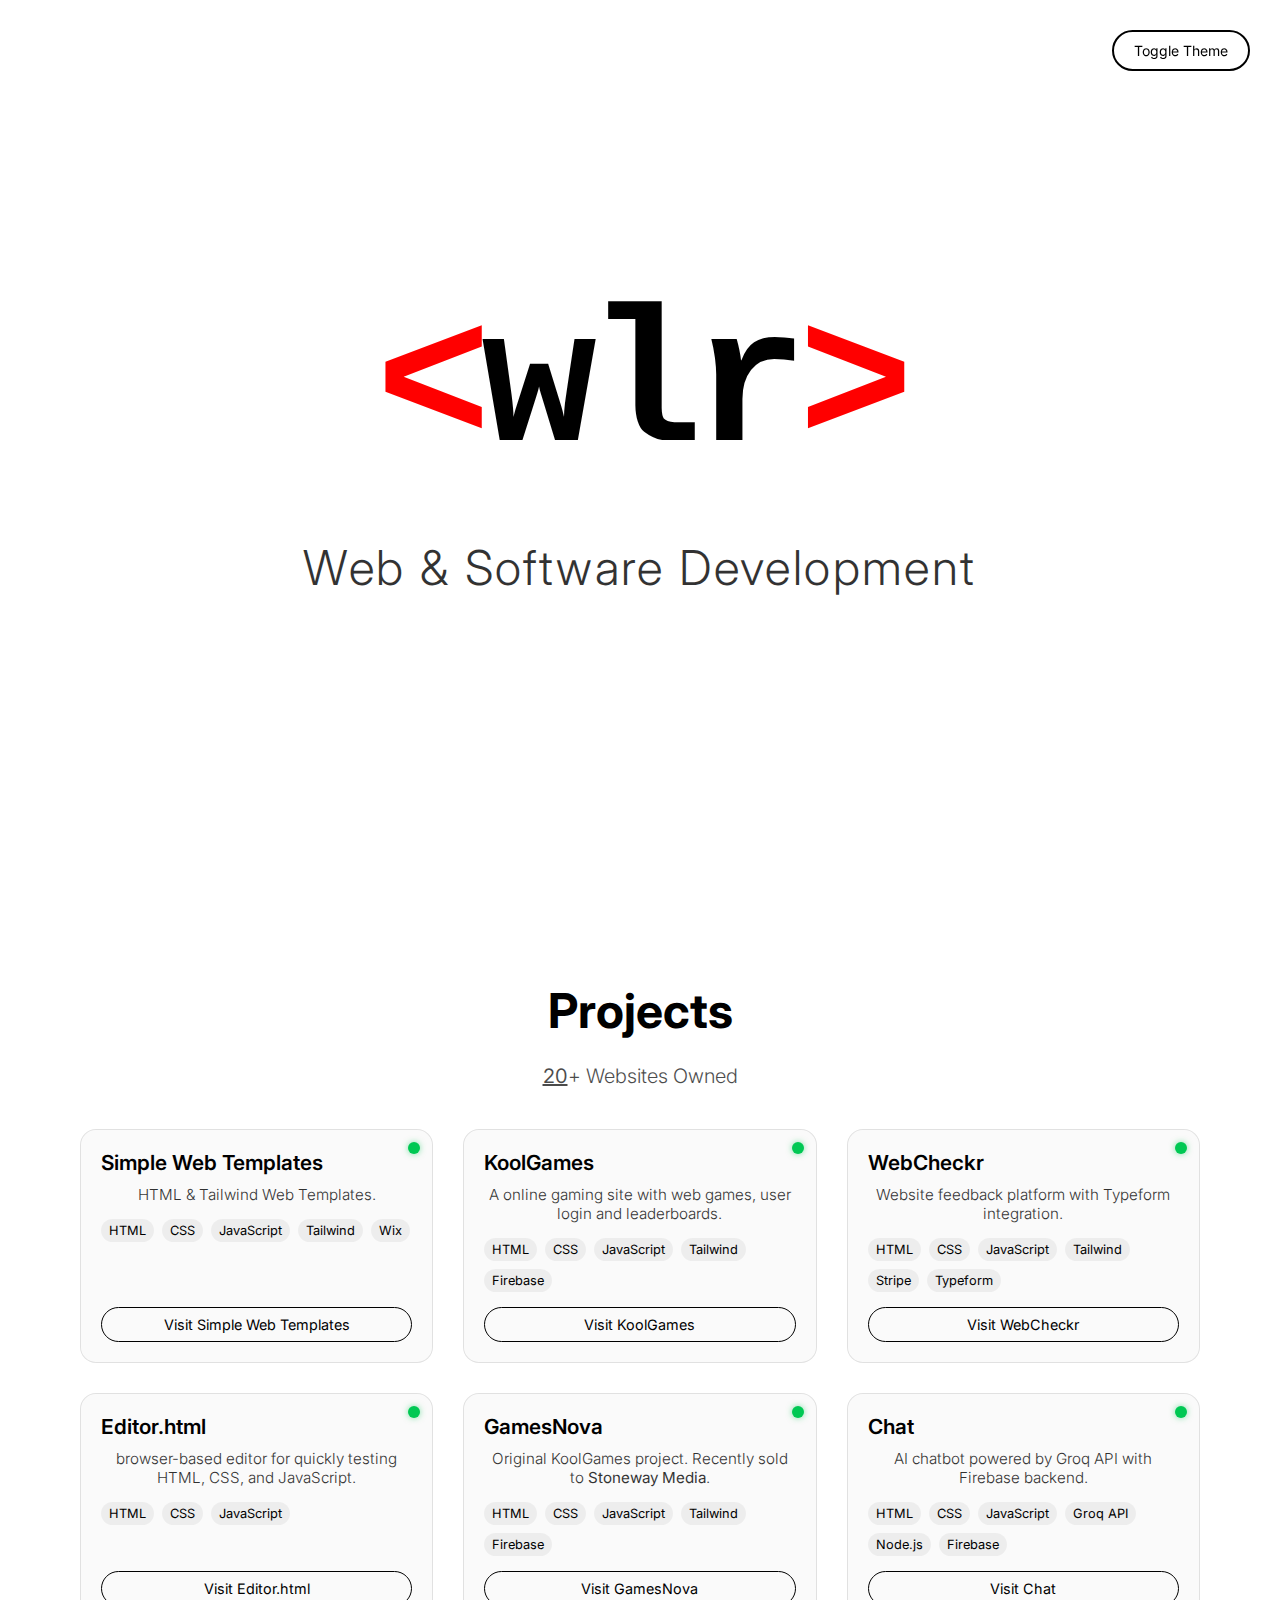
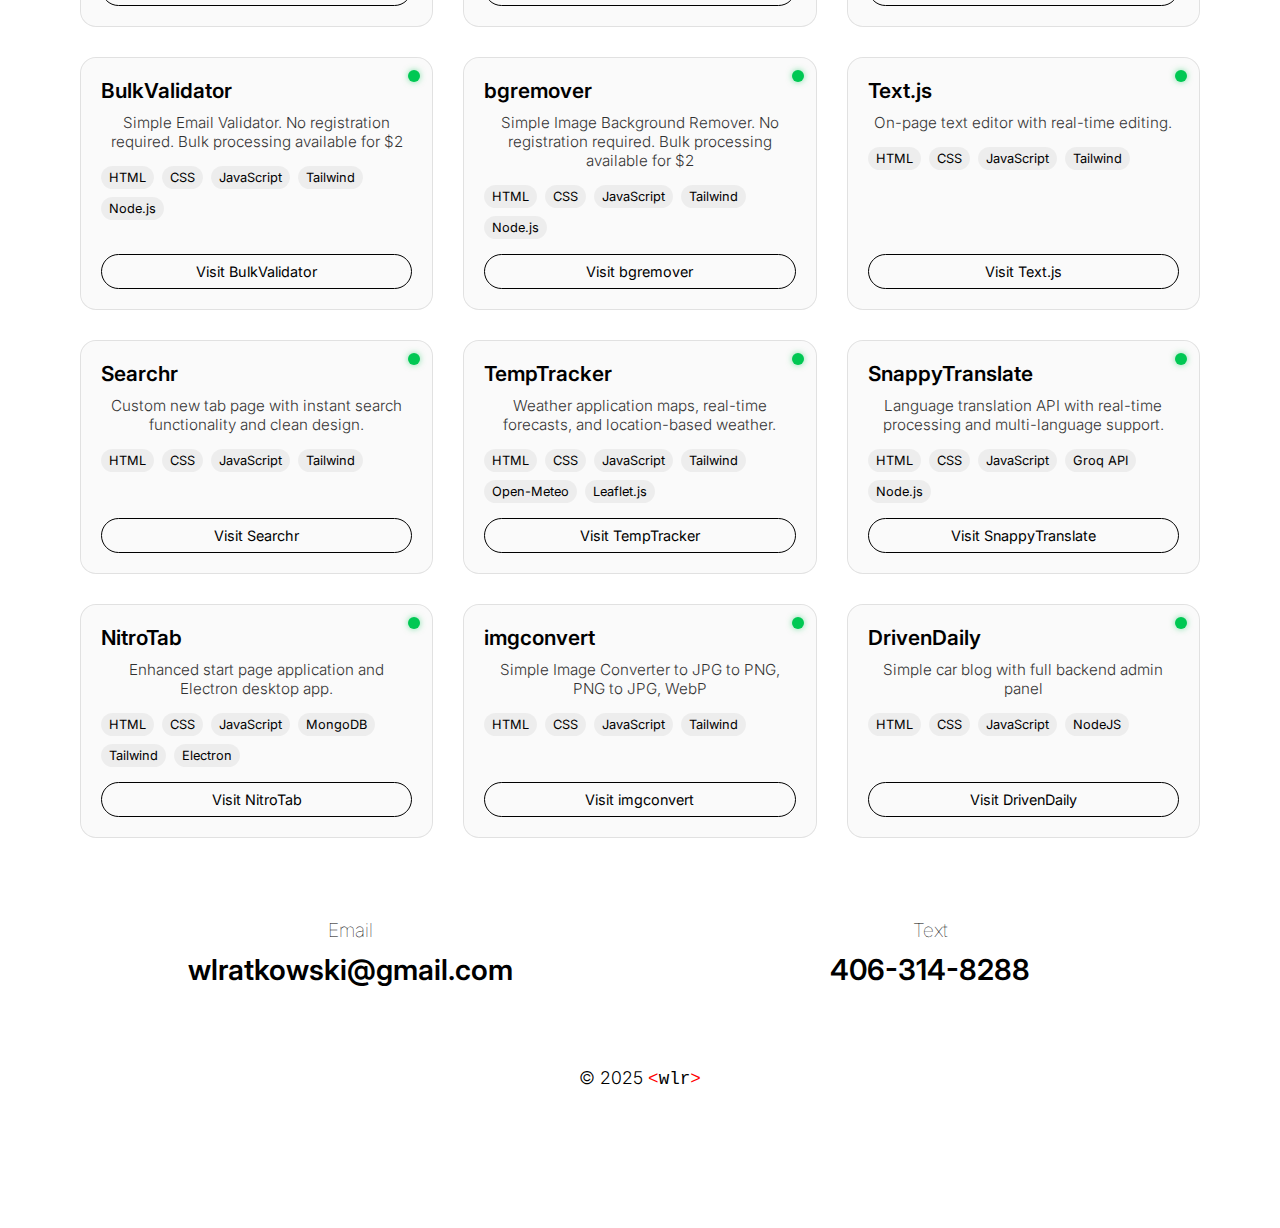
<file: index.html>
<!DOCTYPE html>
<html lang="en">
<head>
    <!-- Google tag (gtag.js) -->
<script async src="https://www.googletagmanager.com/gtag/js?id=G-4106F3GJXE"></script>
<script>
  window.dataLayer = window.dataLayer || [];
  function gtag(){dataLayer.push(arguments);}
  gtag('js', new Date());

  gtag('config', 'G-4106F3GJXE');
</script>

    <!-- Google tag (gtag.js) wlr empire all sites-->
<script async src="https://www.googletagmanager.com/gtag/js?id=G-M34FQ2P4WM"></script>
<script>
  window.dataLayer = window.dataLayer || [];
  function gtag(){dataLayer.push(arguments);}
  gtag('js', new Date());

  gtag('config', 'G-M34FQ2P4WM');
</script>

    <meta charset="UTF-8">
    <meta name="viewport" content="width=device-width, initial-scale=1.0">
   <title>&lt;wlr&gt;</title>

    <link rel="icon" href="code-solid.svg" type="image/x-icon">
    <link rel="stylesheet" href="https://cdnjs.cloudflare.com/ajax/libs/font-awesome/6.5.0/css/all.min.css">
    <style>
        @import url('https://fonts.googleapis.com/css2?family=Inter:wght@300;400;600;700;900&display=swap');
        
        * {
            margin: 0;
            padding: 0;
            box-sizing: border-box;
        }
        
        body {
            font-family: 'Inter', sans-serif;
            background: #ffffff;
            color: #000000;
            min-height: 100vh;
            display: flex;
            align-items: center;
            justify-content: center;
            flex-direction: column;
            transition: all 0.3s ease;
        }
        
        body.dark {
            background: #000000;
            color: #ffffff;
        }
        
        .theme-toggle {
            position: fixed;
            top: 30px;
            right: 30px;
            background: none;
            border: 2px solid currentColor;
            color: inherit;
            padding: 10px 20px;
            cursor: pointer;
            font-family: inherit;
            font-size: 14px;
            border-radius: 30px;
            transition: all 0.3s ease;
            z-index: 1000;
        }
        
        .theme-toggle:hover {
            background: currentColor;
        }
        
        body:not(.dark) .theme-toggle:hover {
            background: #000000;
            color: #ffffff;
        }
        
        body.dark .theme-toggle:hover {
            background: #ffffff;
            color: #000000;
        }
        
        .container {
            text-align: center;
            max-width: 1200px;
            padding: 60px 40px;
            width: 100%;
          
        }
        
        .logo {
            font-size: clamp(5rem, 15vw, 12rem);
            font-weight: 900;
            letter-spacing: -0.05em;
            margin-bottom: 40px;
        }
        
        .title {
            font-size: clamp(1.5rem, 4vw, 3rem);
            font-weight: 300;
            margin-bottom: 80px;
            letter-spacing: 0.05em;
            opacity: 0.8;
        }
        
        .services {
            display: grid;
            grid-template-columns: repeat(auto-fit, minmax(250px, 1fr));
            gap: 40px;
            margin: 80px 0;
        }
        
        .service-title {
            font-size: clamp(1.2rem, 3vw, 1.8rem);
            font-weight: 600;
            margin-bottom: 15px;
        }
        
        .service-desc {
            font-size: clamp(1rem, 2vw, 1.2rem);
            font-weight: 300;
        }
        
        .projects-section {
            margin: 80px 0;
        }
        
        .projects-title {
            font-size: clamp(2rem, 5vw, 3rem);
            font-weight: 700;
            margin-bottom: 20px;
        }
        
        .projects-subtitle {
            font-size: clamp(1rem, 3vw, 1.5rem);
            font-weight: 300;
            margin-bottom: 40px;
            opacity: 0.7;
        }
        
        .projects-grid {
            display: grid;
            grid-template-columns: repeat(auto-fit, minmax(300px, 1fr));
            gap: 30px;
            margin-top: 40px;
        }
        
        .project-card {
            position: relative;
            background: rgba(0, 0, 0, 0.02);
            border: 1px solid rgba(0, 0, 0, 0.1);
            border-radius: 16px;
            padding: 20px;
            transition: all 0.3s ease;
            display: flex;
            flex-direction: column;
            height: 100%;
        }
        
        body.dark .project-card {
            background: rgba(255, 255, 255, 0.02);
            border: 1px solid rgba(255, 255, 255, 0.1);
        }
        
        .project-card:hover {
            transform: translateY(-5px);
            box-shadow: 0 10px 25px rgba(0, 0, 0, 0.1);
        }
        
        body.dark .project-card:hover {
            box-shadow: 0 10px 25px rgba(255, 255, 255, 0.1);
        }
        
        .project-title {
            font-size: 1.3rem;
            font-weight: 600;
            margin-bottom: 10px;
            display: flex;
            align-items: center;
            gap: 10px;
        }
        
        .project-description {
            font-size: 0.95rem;
            font-weight: 300;
            margin-bottom: 15px;
            opacity: 0.8;
        }
        
        .tech-stack {
            display: flex;
            flex-wrap: wrap;
            gap: 8px;
            margin-bottom: 15px;
        }
        
        .tech-tag {
            background: rgba(0, 0, 0, 0.05);
            color: inherit;
            padding: 4px 8px;
            border-radius: 12px;
            font-size: 0.8rem;
            text-decoration: none;
            transition: all 0.3s ease;
        }
        
        body.dark .tech-tag {
            background: rgba(255, 255, 255, 0.05);
        }
        
        .tech-tag:hover {
            background: rgba(0, 0, 0, 0.1);
        }
        
        body.dark .tech-tag:hover {
            background: rgba(255, 255, 255, 0.1);
        }
        
        .visit-button {
            display: inline-block;
            background: none;
            border: 1px solid currentColor;
            color: inherit;
            padding: 8px 16px;
            border-radius: 20px;
            text-decoration: none;
            font-size: 0.9rem;
            transition: all 0.3s ease;
        }
        
        .visit-button:hover {
            background: currentColor;
        }
        
        body:not(.dark) .visit-button:hover {
            background: #000000;
            color: #ffffff;
        }
        
        body.dark .visit-button:hover {
            background: #ffffff;
            color: #000000;
        }
        
        .contact {
            margin-top: 80px;
        }
        
        .contact-grid {
            display: grid;
            grid-template-columns: repeat(auto-fit, minmax(300px, 1fr));
            gap: 40px;
            margin-top: 40px;
        }
        
        .contact-label {
            font-size: clamp(1rem, 2vw, 1.2rem);
            font-weight: 100;
            margin-bottom: 10px;
        }
        
        .contact-value {
            font-size: clamp(1.2rem, 3vw, 1.8rem);
            font-weight: 600;
        }
        
        .contact-value a {
            color: inherit;
            text-decoration: none;
        }
        
        .contact-value a:hover {
            text-decoration: underline;
        }
        
        .footer {
            margin-top: 80px;
            font-size: clamp(0.9rem, 2vw, 1.1rem);
            font-weight: 300;
        }
        
        .contact-form {
            background: rgba(0, 0, 0, 0.02);
            border: 1px solid rgba(0, 0, 0, 0.1);
            border-radius: 16px;
            padding: 60px;
            margin: 80px 0;
            max-width: 800px;
            margin-left: auto;
            margin-right: auto;
        }
        
        body.dark .contact-form {
            background: rgba(255, 255, 255, 0.02);
            border: 1px solid rgba(255, 255, 255, 0.1);
        }
        
        .contact-form h2 {
            font-size: clamp(1.5rem, 4vw, 2.5rem);
            font-weight: 600;
            margin-bottom: 40px;
        }
        
        .form-group {
            margin-bottom: 25px;
            text-align: left;
        }
        
        .form-group label {
            display: block;
            font-weight: 500;
            margin-bottom: 8px;
            font-size: 0.95rem;
        }
        
        .form-group input,
        .form-group textarea {
            width: 100%;
            padding: 16px 20px;
            border: 1px solid rgba(0, 0, 0, 0.2);
            border-radius: 8px;
            font-family: inherit;
            font-size: 0.95rem;
            background: rgba(255, 255, 255, 0.8);
            color: inherit;
            transition: all 0.3s ease;
        }
        
        body.dark .form-group input,
        body.dark .form-group textarea {
            background: rgba(0, 0, 0, 0.3);
            border: 1px solid rgba(255, 255, 255, 0.2);
        }
        
        .form-group input:focus,
        .form-group textarea:focus {
            outline: none;
            border-color: currentColor;
            background: rgba(255, 255, 255, 1);
        }
        
        body.dark .form-group input:focus,
        body.dark .form-group textarea:focus {
            background: rgba(0, 0, 0, 0.5);
        }
        
        .form-group textarea {
            resize: vertical;
            min-height: 120px;
        }
        
        .submit-button {
            border: none;
            padding: 16px 32px;
            border-radius: 8px;
            font-family: inherit;
            font-size: 1rem;
            font-weight: 500;
            cursor: pointer;
            transition: all 0.3s ease;
            width: 100%;
            margin-top: 10px;
        }
        
        body:not(.dark) .submit-button {
            background: #000000;
            color: #ffffff;
        }
        
        body.dark .submit-button {
            background: #ffffff;
            color: #000000;
        }
        
        .submit-button:hover {
            opacity: 0.9;
            transform: translateY(-2px);
        }
        .hero {
            height: 90vh;
            display: flex;
            flex-direction: column;
            justify-content: center;
            align-items: center;
        }
        .project-card {
    display: flex;
    flex-direction: column;
    justify-content: flex-start;
}

.visit-button {
    margin-top: auto; /* pushes button to bottom of card */
}
.view-count {
    font-size: 1.25rem;
   
   
    gap: 6px;
    margin-bottom: 12px;
}
/*
@keyframes pulseGlow {
    0%, 100% {
        text-shadow: 0 0 8px rgba(255, 0, 0, 0.607);
    }
    50% {
        text-shadow: 0 0 15px rgba(255, 0, 0, 0.6);
    }
}

@keyframes pulseGlow {
    0%, 100% {
        text-shadow: 0 0 8px rgba(255, 0, 0, 0.648);
    }
    50% {
        text-shadow: 0 0 15px rgba(255, 0, 0, 0.6);
    }
}
*/

/* Default (light mode): no glow */
.logo {
    font-size: clamp(5rem, 15vw, 12rem);
    font-weight: 900;
    letter-spacing: -0.05em;
    margin-bottom: 40px;
    
   
    
}

/* Dark mode: enable glow animation */
body.dark .logo {
    animation: pulseGlow 5s ease-in-out infinite;
    font-size: clamp(5rem, 15vw, 12rem);
    font-weight: 900;
    letter-spacing: -0.05em;
    margin-bottom: 40px;
    
    
}

.angle {
    color: red;
}

/* Reviews Section Styles */
.reviews-container {
    position: relative;
}

.reviews-scroll {
    scroll-behavior: smooth;
}

.review-card {
    background: rgba(0, 0, 0, 0.02);
    border: 1px solid rgba(0, 0, 0, 0.1);
    border-radius: 16px;
    padding: 25px;
    min-width: 320px;
    max-width: 400px;
    display: flex;
    flex-direction: column;
    transition: all 0.3s ease;
    border-top: 3px solid rgba(0, 0, 0, 0.1);
}

body.dark .review-card {
    background: rgba(255, 255, 255, 0.02);
    border: 1px solid rgba(255, 255, 255, 0.1);
    border-top: 3px solid rgba(255, 255, 255, 0.1);
}

.review-card:hover {
    transform: translateY(-5px);
    box-shadow: 0 10px 25px rgba(0, 0, 0, 0.1);
}

body.dark .review-card:hover {
    box-shadow: 0 10px 25px rgba(255, 255, 255, 0.1);
}

.review-header {
    display: flex;
    align-items: center;
    gap: 12px;
    margin-bottom: 15px;
}

.review-avatar {
    width: 24px;
    height: 24px;
    border-radius: 50%;
    flex-shrink: 0;
}

.review-name {
    font-size: 1.1rem;
    font-weight: 600;
    margin: 0;
    color: inherit;
}

.review-company {
    font-size: 0.85rem;
    opacity: 0.7;
    margin: 0;
}

.review-text {
    font-size: 0.95rem;
    font-weight: 300;
    line-height: 1.5;
    margin: 0 0 15px 0;
    flex-grow: 1;
    font-style: italic;
    opacity: 0.8;
}

.review-service {
    font-size: 0.8rem;
    opacity: 0.6;
    margin: 0;
    margin-top: auto;
}

.review-nav-btn {
    background: rgba(0, 0, 0, 0.02);
    border: 1px solid rgba(0, 0, 0, 0.1);
    color: inherit;
    padding: 10px 15px;
    border-radius: 8px;
    cursor: pointer;
    transition: all 0.3s ease;
    display: flex;
    align-items: center;
    justify-content: center;
}

body.dark .review-nav-btn {
    background: rgba(255, 255, 255, 0.02);
    border: 1px solid rgba(255, 255, 255, 0.1);
}

.review-nav-btn:hover {
    background: currentColor;
}

body:not(.dark) .review-nav-btn:hover {
    background: #000000;
    color: #ffffff;
}

body.dark .review-nav-btn:hover {
    background: #ffffff;
    color: #000000;
}

/* Custom Scrollbar Styles */
.reviews-container::-webkit-scrollbar {
    height: 8px;
}

.reviews-container::-webkit-scrollbar-track {
    background: rgba(0, 0, 0, 0.05);
    border-radius: 4px;
}

body.dark .reviews-container::-webkit-scrollbar-track {
    background: rgba(255, 255, 255, 0.05);
}

.reviews-container::-webkit-scrollbar-thumb {
    background: rgba(0, 0, 0, 0.2);
    border-radius: 4px;
    transition: all 0.3s ease;
}

body.dark .reviews-container::-webkit-scrollbar-thumb {
    background: rgba(255, 255, 255, 0.2);
}

.reviews-container::-webkit-scrollbar-thumb:hover {
    background: rgba(0, 0, 0, 0.4);
}

body.dark .reviews-container::-webkit-scrollbar-thumb:hover {
    background: rgba(255, 255, 255, 0.4);
}

/* Firefox scrollbar */
.reviews-container {
    scrollbar-width: thin;
    scrollbar-color: rgba(0, 0, 0, 0.2) rgba(0, 0, 0, 0.05);
}

body.dark .reviews-container {
    scrollbar-color: rgba(255, 255, 255, 0.2) rgba(255, 255, 255, 0.05);
}

        .live-dot {
            position: absolute;
            top: 12px;
            right: 12px;
            width: 12px;
            height: 12px;
            background-color: #00c853;
            border-radius: 50%;
            box-shadow: 0 0 6px rgba(0, 200, 83, 0.5);
            z-index: 10;
            animation: livePulse 2s ease-in-out infinite;
        }

        @keyframes livePulse {
            0%, 100% {
                opacity: 1;
                transform: scale(1);
            }
            50% {
                opacity: 0.7;
                transform: scale(1.1);
            }
        }


    </style>
</head>
<body>
    <button class="theme-toggle" onclick="toggleTheme()">Toggle Theme</button>
    
    <div class="container">
        <div class="hero">
        <div class="logo"><code><span class="angle">&lt;</span>wlr<span class="angle">&gt;</span></code></div>

        <div class="title">Web & Software Development</div>

        </div>
       
        
        <div style="border-top: #ffffff33 solid 1px; border-radius: 20px;"  class="projects-section">
            <div style="margin-top: 30px;" class="projects-title">Projects</div>
            <div  class="projects-subtitle"><span class="view-count"> <strong style="text-decoration: underline;">20</strong>+ Websites Owned</span></div>


            <div class="projects-grid">
                <!-- Simple Web Templates Project -->
                <div class="project-card">
                    <div class="live-dot"></div>
                    <h3 class="project-title">
                        Simple Web Templates
                    </h3>
                    <p class="project-description">HTML & Tailwind Web Templates.</p>
                    <div class="tech-stack">
                        <span class="tech-tag">HTML</span>
                        <span class="tech-tag">CSS</span>
                        <span class="tech-tag">JavaScript</span>
                        <span class="tech-tag">Tailwind</span>
                        <span class="tech-tag">Wix</span>
                    </div>
                    <a href="https://www.simplewebtemplates.com/" target="_blank" class="visit-button">Visit Simple Web Templates</a>
                </div>
            
            
                <!-- koolGames Project -->
                <div class="project-card">
                    <div class="live-dot"></div>
                    <h3 class="project-title">
                        KoolGames
                    </h3>
                    <p class="project-description">A online gaming site with web games, user login and leaderboards.</p>
                    <div class="tech-stack">
                        <span class="tech-tag">HTML</span>
                        <span class="tech-tag">CSS</span>
                        <span class="tech-tag">JavaScript</span>
                        <span class="tech-tag">Tailwind</span>
                        <span class="tech-tag">Firebase</span>
                    </div>
                    <a href="https://koolgames.online/" target="_blank" class="visit-button">Visit KoolGames</a>
                </div>

                <!-- WebCheckr Project -->
                <div class="project-card">
                    <div class="live-dot"></div>
                    <h3 class="project-title">
                        WebCheckr
                    </h3>
                    <p class="project-description">Website feedback platform with Typeform integration.</p>
                    <div class="tech-stack">
                        <span class="tech-tag">HTML</span>
                        <span class="tech-tag">CSS</span>
                        <span class="tech-tag">JavaScript</span>
                        <span class="tech-tag">Tailwind</span>
                        <span class="tech-tag">Stripe</span>
                        <span class="tech-tag">Typeform</span>
                    </div>
                    <a href="https://webcheckr.tech/" target="_blank" class="visit-button">Visit WebCheckr</a>
                </div>

                 <!-- WLREditor Project -->
                <div class="project-card">
                    <div class="live-dot"></div>
                    <h3 class="project-title">
                        Editor.html
                    </h3>
                    <p class="project-description">browser-based editor for quickly testing HTML, CSS, and JavaScript.</p>
                    <div class="tech-stack">
                        <span class="tech-tag">HTML</span>
                        <span class="tech-tag">CSS</span>
                        <span class="tech-tag">JavaScript</span>
                    </div>
                    <a href="https://wlreditor.site" target="_blank" class="visit-button">Visit Editor.html</a>
                </div>

                <!-- OpenGames Project -->
                <div class="project-card">
                    <div class="live-dot"></div>
                    <h3 class="project-title">
                        GamesNova
                    </h3>
                    <p class="project-description">Original KoolGames project. Recently sold to <strong>Stoneway Media</strong>.</p>
                    <div class="tech-stack">
                        <span class="tech-tag">HTML</span>
                        <span class="tech-tag">CSS</span>
                        <span class="tech-tag">JavaScript</span>
                        <span class="tech-tag">Tailwind</span>
                        <span class="tech-tag">Firebase</span>
                    </div>
                    <a href="https://GamesNova.net/" target="_blank" class="visit-button">Visit GamesNova</a>
                </div>

                <!-- Chat Project -->
                <div class="project-card">
                    <div class="live-dot"></div>
                    <h3 class="project-title">
                        Chat
                    </h3>
                    <p class="project-description">AI chatbot powered by Groq API with Firebase backend.</p>
                    <div class="tech-stack">
                        <span class="tech-tag">HTML</span>
                        <span class="tech-tag">CSS</span>
                        <span class="tech-tag">JavaScript</span>
                        <span class="tech-tag">Groq API</span>
                        <span class="tech-tag">Node.js</span>
                        <span class="tech-tag">Firebase</span>
                    </div>
                    <a href="https://officialchat.tech" target="_blank" class="visit-button">Visit Chat</a>
                </div>

                 <!-- BulkValidator Project -->
                <div class="project-card">
                    <div class="live-dot"></div>
                    <h3 class="project-title">
                        BulkValidator
                    </h3>
                    <p class="project-description">Simple Email Validator. No registration required. Bulk processing available for $2</p>
                    <div class="tech-stack">
                        <span class="tech-tag">HTML</span>
                        <span class="tech-tag">CSS</span>
                        <span class="tech-tag">JavaScript</span>
                        <span class="tech-tag">Tailwind</span>
                        <span class="tech-tag">Node.js</span>
                    
                    </div>
                    <a href="https://BulkValidator.space" target="_blank" class="visit-button">Visit BulkValidator</a>
                </div>

                <!-- bgremover Project -->
                <div class="project-card">
                    <div class="live-dot"></div>
                    <h3 class="project-title">
                        bgremover
                    </h3>
                    <p class="project-description">Simple Image Background Remover. No registration required. Bulk processing available for $2</p>
                    <div class="tech-stack">
                        <span class="tech-tag">HTML</span>
                        <span class="tech-tag">CSS</span>
                        <span class="tech-tag">JavaScript</span>
                        <span class="tech-tag">Tailwind</span>
                        <span class="tech-tag">Node.js</span>
                    
                    </div>
                    <a href="https://bgremover.space" target="_blank" class="visit-button">Visit bgremover</a>
                </div>

                <!-- Text.js Project -->
                <div class="project-card">
                    <div class="live-dot"></div>
                    <h3 class="project-title">
                        Text.js
                    </h3>
                    <p class="project-description">On-page text editor with real-time editing.</p>
                    <div class="tech-stack">
                        <span class="tech-tag">HTML</span>
                        <span class="tech-tag">CSS</span>
                        <span class="tech-tag">JavaScript</span>
                        <span class="tech-tag">Tailwind</span>
                    </div>
                    <a href="https://textjs.tech" target="_blank" class="visit-button">Visit Text.js</a>
                </div>

                <!-- Searchr Project -->
                <div class="project-card">
                    <div class="live-dot"></div>
                    <h3 class="project-title">
                       Searchr
                    </h3>
                    <p class="project-description">Custom new tab page with instant search functionality and clean design.</p>
                    <div class="tech-stack">
                        <span class="tech-tag">HTML</span>
                        <span class="tech-tag">CSS</span>
                        <span class="tech-tag">JavaScript</span>
                        <span class="tech-tag">Tailwind</span>
                    </div>
                    <a href="https://searchr.tech" target="_blank" class="visit-button">Visit Searchr</a>
                </div>

                <!-- TempTracker Project -->
                <div class="project-card">
                    <div class="live-dot"></div>
                    <h3 class="project-title">
                        TempTracker
                    </h3>
                    <p class="project-description">Weather application maps, real-time forecasts, and location-based weather.</p>
                    <div class="tech-stack">
                        <span class="tech-tag">HTML</span>
                        <span class="tech-tag">CSS</span>
                        <span class="tech-tag">JavaScript</span>
                        <span class="tech-tag">Tailwind</span>
                        <span class="tech-tag">Open-Meteo</span>
                        <span class="tech-tag">Leaflet.js</span>
                    </div>
                    <a href="https://temptracker-03dh.onrender.com" target="_blank" class="visit-button">Visit TempTracker</a>
                </div>

                <!-- SnappyTranslate Project -->
                <div class="project-card">
                    <div class="live-dot"></div>
                    <h3 class="project-title">
                        SnappyTranslate
                    </h3>
                    <p class="project-description">Language translation API with real-time processing and multi-language support.</p>
                    <div class="tech-stack">
                        <span class="tech-tag">HTML</span>
                        <span class="tech-tag">CSS</span>
                        <span class="tech-tag">JavaScript</span>
                        <span class="tech-tag">Groq API</span>
                        <span class="tech-tag">Node.js</span>
                    </div>
                    <a href="https://snappytranslate.tech/" target="_blank" class="visit-button">Visit SnappyTranslate</a>
                </div>

                <!-- NitroTab Project -->
                <div class="project-card">
                    <div class="live-dot"></div>
                    <h3 class="project-title">
                        NitroTab
                    </h3>
                    <p class="project-description">Enhanced start page application and Electron desktop app.</p>
                    <div class="tech-stack">
                        <span class="tech-tag">HTML</span>
                        <span class="tech-tag">CSS</span>
                        <span class="tech-tag">JavaScript</span>
                        <span class="tech-tag">MongoDB</span>
                        <span class="tech-tag">Tailwind</span>
                        <span class="tech-tag">Electron</span>
                    </div>
                    <a href="https://nitrotab.tech" target="_blank" class="visit-button">Visit NitroTab</a>
                </div>

                 <!-- imgconvert Project -->
                <div class="project-card">
                    <div class="live-dot"></div>
                    <h3 class="project-title">
                        imgconvert
                    </h3>
                    <p class="project-description">Simple Image Converter to JPG to PNG, PNG to JPG, WebP</p>
                    <div class="tech-stack">
                        <span class="tech-tag">HTML</span>
                        <span class="tech-tag">CSS</span>
                        <span class="tech-tag">JavaScript</span>
                      
                        <span class="tech-tag">Tailwind</span>
                       
                    </div>
                    <a href="https://imgconvert.space" target="_blank" class="visit-button">Visit imgconvert</a>
                </div>

                 <!-- DrivenDaily Project -->
                <div class="project-card">
                    <div class="live-dot"></div>
                    <h3 class="project-title">
                        DrivenDaily
                    </h3>
                    <p class="project-description">Simple car blog with full backend admin panel</p>
                    <div class="tech-stack">
                        <span class="tech-tag">HTML</span>
                        <span class="tech-tag">CSS</span>
                        <span class="tech-tag">JavaScript</span>
                       <span class="tech-tag">NodeJS</span>
                       
                       
                    </div>
                    <a href="https://DrivenDaily.online" target="_blank" class="visit-button">Visit DrivenDaily</a>
                </div>

               

                
        </div>
        
        <div class="contact">
            <div class="contact-grid">
                <div class="contact-item">
                    <div class="contact-label">Email</div>
                    <div class="contact-value">
                        <a href="mailto:hello@wlr.dev">wlratkowski@gmail.com</a>
                    </div>
                </div>

                <div class="contact-item">
                    <div class="contact-label">Text</div>
                    <div class="contact-value">
                        <a>406-314-8288</a>
                    </div>
                </div>
                
            </div>
        </div>
        
        <div class="footer">
            © 2025 <code><span class="angle">&lt;</span>wlr<span class="angle">&gt;</span></code>
        </div>
    </div>

    <script>
        function toggleTheme() {
            document.body.classList.toggle('dark');
            localStorage.setItem('darkMode', document.body.classList.contains('dark'));
        }

        // Load saved theme preference
        if (localStorage.getItem('darkMode') === 'true') {
            document.body.classList.add('dark');
        }

        // Reviews scroll functionality
        function scrollReviews(direction) {
            const container = document.querySelector('.reviews-container');
            const scrollAmount = 350; // Adjust based on card width + gap
            
            if (direction === 'left') {
                container.scrollLeft -= scrollAmount;
            } else {
                container.scrollLeft += scrollAmount;
            }
        }
    </script>
</body>
</html>
</file>
